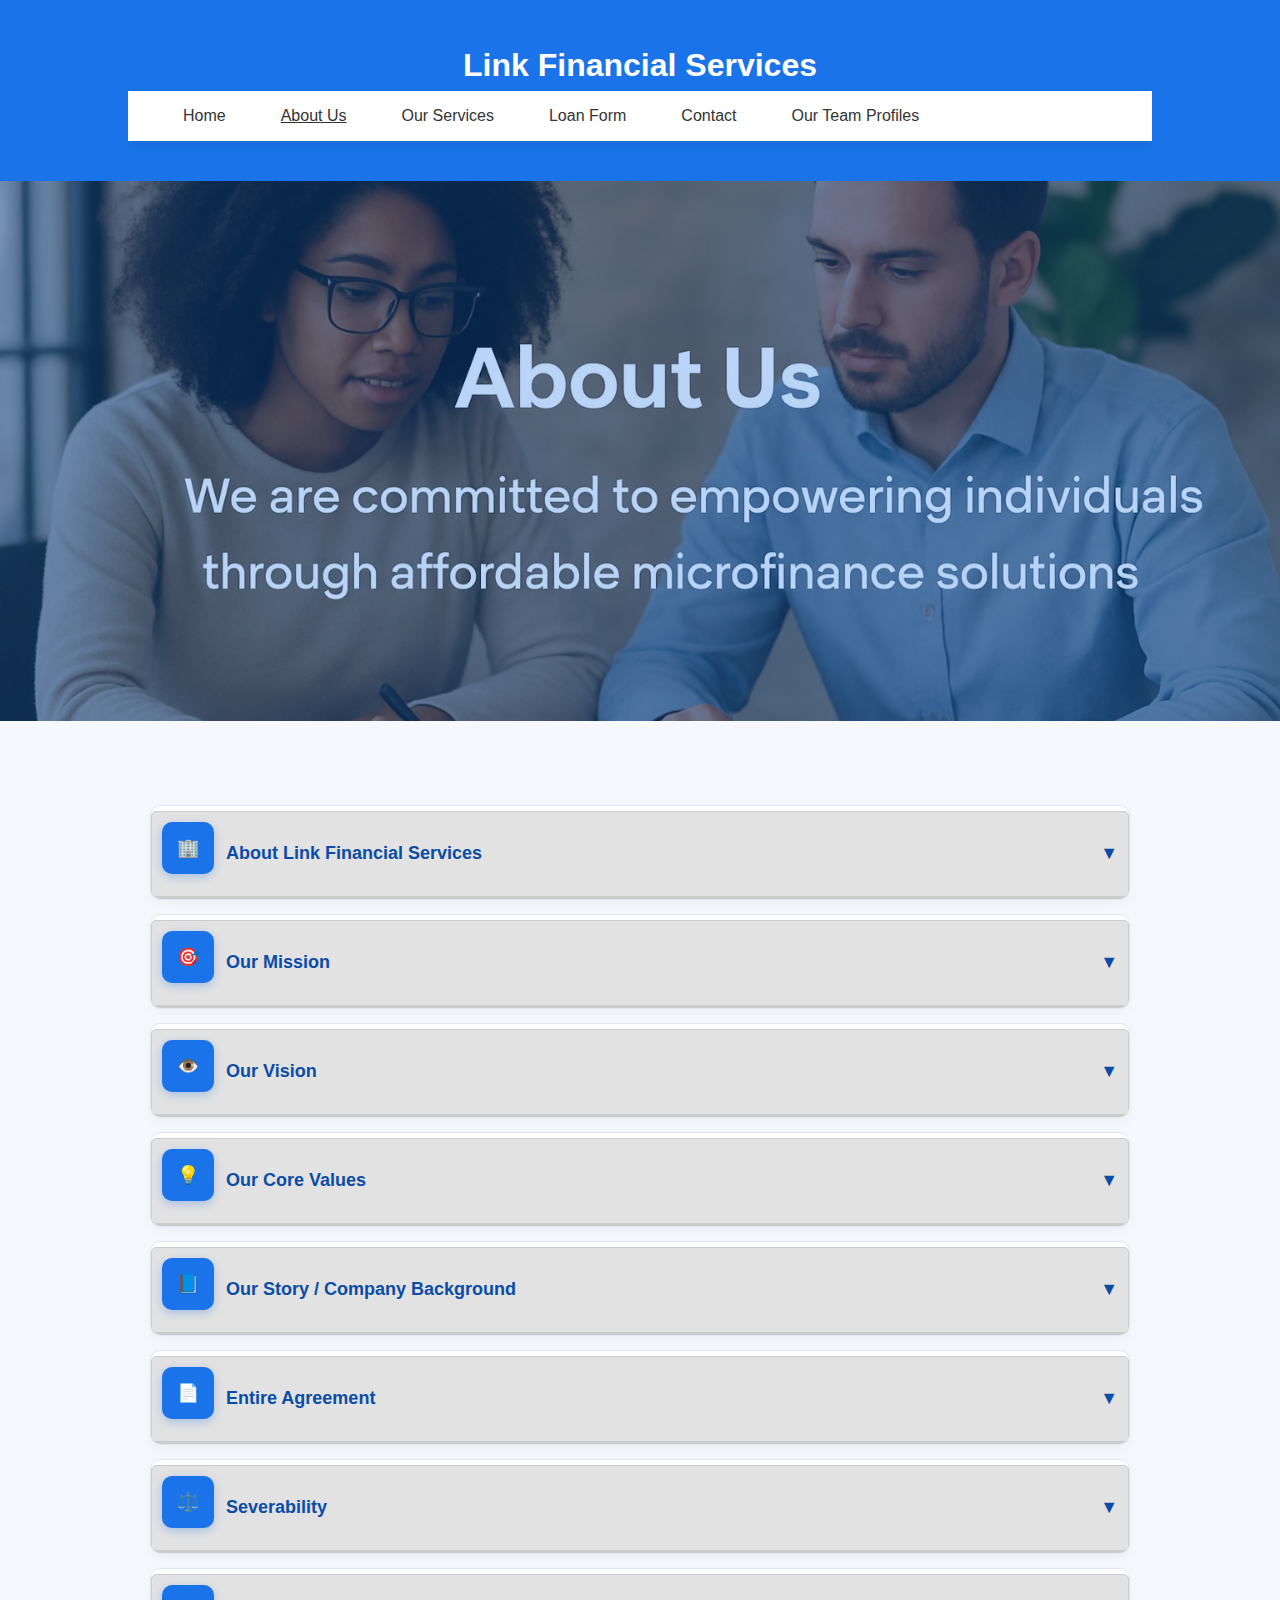
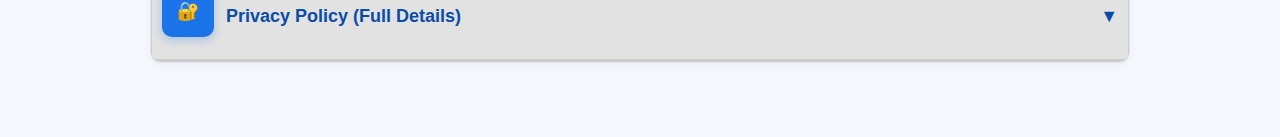
<file: about.html>
<!DOCTYPE html>
<html lang="en">
<head>
    <meta charset="UTF-8">
    <meta name="viewport" content="width=device-width, initial-scale=1.0">
    <title>About Us - Link Financial Services</title>
    <meta name="description" content="Link Financial Services provides secure digital payments, mobile banking, savings, loans, and agent banking solutions.">
    <link rel="stylesheet" href="style.css">
    <style>
        /* ADDITIONAL CSS FOR SCROLLING BAR */
        .accordion-content {
            max-height: 300px;  /* Set maximum height for scrolling */
            overflow-y: auto;   /* Enable vertical scrolling */
            transition: max-height 0.3s ease;  /* Smooth transition */
            padding: 10px;
            background: #fff;  /* White background for content */
            border: 1px solid #ccc;  /* Border for visibility */
            border-radius: 5px; /* Rounded edges */
        }

        /* Hide by default */
        .accordion-content.hidden {
            max-height: 0; 
            padding: 0;  /* Collapse padding */
            overflow: hidden;  /* Hide overflow */
        }

        /* Accordion styles */
        .accordion-header {
            cursor: pointer;
            background: #e2e2e2;  /* Light background for header */
            padding: 10px;
            margin-top: 5px;   /* Space between accordion items */
            border-radius: 5px; /* Rounded edges */
            border: 1px solid #ccc;  /* Border for visibility */
        }

        /* Responsive CSS */
        @media (max-width: 880px) {
            .about-wrapper {
                max-height: 400px; /* Adjust height for smaller devices */
            }
        }
    </style>
</head>

<body>

<!-- HEADER -->
<header>
    <div class="container">
        <h1>Link Financial Services</h1>
        <nav>
            <ul>
                <li><a href="index.html">Home</a></li>
                <li><a class="active" href="about.html">About Us</a></li>
                <li><a href="services.html">Our Services</a></li>
                <li><a href="download.html">Loan Form</a></li>
                <li><a href="contact.html">Contact</a></li>
                <li><a href="team.html">Our Team Profiles</a></li>
            </ul>
        </nav>
    </div>
</header>

<!-- HERO -->
<section class="hero" style="background-image: url('about.png.png');">
    <div class="container"></div>
</section>

<!-- ABOUT WRAPPER -->
<div class="about-wrapper">

    <!-- ========================= -->
    <!-- ABOUT SECTIONS ACCORDION -->
    <!-- ========================= -->

    <div class="accordion">

        <!-- ABOUT COMPANY -->
        <div class="accordion-item">
            <button class="accordion-header">
                <span class="left">
                    <div class="icon-box">🏢</div>
                    About Link Financial Services
                </span>
                <span class="chev">▼</span>
            </button>

            <div class="accordion-content hidden">
                <p>
                    Link Financial Services (SL) Limited is a licensed and regulated financial institution
                    in Sierra Leone, committed to fostering financial inclusion by creating a robust digital
                    financial ecosystem. Established in 2016, we operate through a network of designated agents,
                    focusing on underserved communities and small businesses. We provide tailored microfinance
                    solutions and digital money transfer services.
                </p>
            </div>
        </div>

        <!-- MISSION -->
        <div class="accordion-item">
            <button class="accordion-header">
                <span class="left">
                    <div class="icon-box">🎯</div>
                    Our Mission
                </span>
                <span class="chev">▼</span>
            </button>

            <div class="accordion-content hidden">
                <p>Our Vision: To create a Digital Financial Ecosystem for financial inclusion in Sierra Leone.</p>
            </div>
        </div>

        <!-- VISION -->
        <div class="accordion-item">
            <button class="accordion-header">
                <span class="left">
                    <div class="icon-box">👁️</div>
                    Our Vision
                </span>
                <span class="chev">▼</span>
            </button>

            <div class="accordion-content hidden">
                <p>Provide Easy Access to Finance for all.</p>
            </div>
        </div>

        <!-- VALUES -->
        <div class="accordion-item">
            <button class="accordion-header">
                <span class="left">
                    <div class="icon-box">💡</div>
                    Our Core Values
                </span>
                <span class="chev">▼</span>
            </button>

            <div class="accordion-content hidden">
                <ul class="values-list modern">
                    <li>Integrity</li>
                    <li>Transparency</li>
                    <li>Accountability</li>
                    <li>Quality Service Delivery</li>
                    <li>Customer Satisfaction</li>
                </ul>
            </div>
        </div>

        <!-- COMPANY BACKGROUND -->
        <div class="accordion-item">
            <button class="accordion-header">
                <span class="left">
                    <div class="icon-box">📘</div>
                    Our Story / Company Background
                </span>
                <span class="chev">▼</span>
            </button>

            <div class="accordion-content hidden">
                <p>
                    Established in 2016, Link Financial Services (SL) Limited has grown into a trusted provider of
                    microfinance and digital money services. Our network of agents supports individuals and SMEs
                    in rural communities, offering essential financial solutions.
                </p>
            </div>
        </div>

        <!-- TERMS: Entire Agreement -->
        <div class="accordion-item">
            <button class="accordion-header">
                <span class="left">
                    <div class="icon-box">📄</div>
                    Entire Agreement
                </span>
                <span class="chev">▼</span>
            </button>

            <div class="accordion-content hidden">
                <p>
                    These Terms and Conditions constitute the entire agreement between you and Link Financial Services (SL) Limited regarding your use of the Services and supersede all prior or contemporaneous communications and proposals.
                </p>
            </div>
        </div>

        <!-- TERMS: Severability -->
        <div class="accordion-item">
            <button class="accordion-header">
                <span class="left">
                    <div class="icon-box">⚖️</div>
                    Severability
                </span>
                <span class="chev">▼</span>
            </button>

            <div class="accordion-content hidden">
                <p>
                    If any provision of these Terms is found to be invalid or unenforceable, that provision will be removed, and the remaining provisions will remain in full force and effect.
                </p>
                <p>By using our Services, you acknowledge that you have read, understood, and agree to be bound by these Terms and Conditions.</p>
            </div>
        </div>

        <!-- PRIVACY POLICY -->
        <div class="accordion-item">
            <button class="accordion-header">
                <span class="left">
                    <div class="icon-box">🔐</div>
                    Privacy Policy (Full Details)
                </span>
                <span class="chev">▼</span>
            </button>

            <div class="accordion-content hidden">
                <p><strong>Last Updated: January 2025</strong></p>
                <p>
                    Link Financial Services (SL) Limited is committed to protecting your privacy. This policy explains how we collect, use, store, and safeguard the personal information of our clients and users.
                </p>

                <h4>Information We Collect</h4>
                <ul>
                    <li>Identification information</li>
                    <li>Contact details</li>
                    <li>Financial and business information</li>
                    <li>Website usage data</li>
                </ul>

                <h4>How We Use Your Information</h4>
                <p>We use personal information to provide services, verify identity, process transactions, manage accounts, improve systems, comply with laws, and more.</p>

                <h4>Legal Basis</h4>
                <p>We process data based on consent, contract, legal obligation, legitimate interest, or public interest.</p>

                <h4>Your Rights</h4>
                <ul>
                    <li>Right to access</li>
                    <li>Right to rectification</li>
                    <li>Right to erasure</li>
                    <li>Right to object</li>
                    <li>Right to data portability</li>
                </ul>

                <p>By using our services, you agree to this Privacy Policy.</p>
            </div>
        </div>

    </div> <!-- END ACCORDION -->

</div> <!-- END ABOUT WRAPPER -->



<script>
    // JavaScript for accordion interaction
    const accordionHeaders = document.querySelectorAll('.accordion-header');
    accordionHeaders.forEach(header => {
        header.addEventListener('click', () => {
            const content = header.nextElementSibling;

            // Toggle classes for showing/hiding content
            content.classList.toggle('hidden');
            // Optionally adjust accordion header to indicate open/close
            content.style.maxHeight = content.classList.contains('hidden') ? '0' : `${content.scrollHeight}px`;
        });
    });
</script>

</body>
</html>
</file>
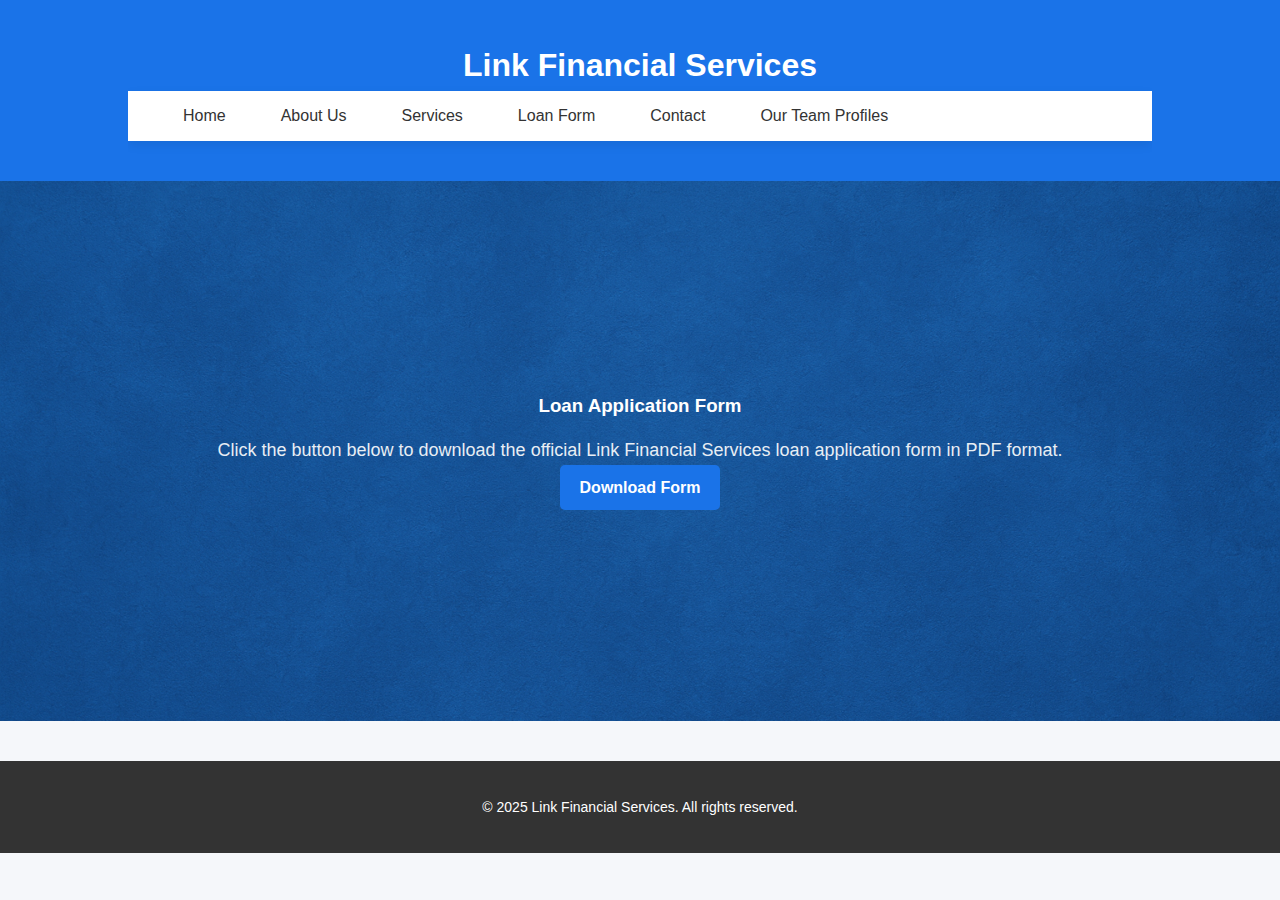
<file: download.html>
<!DOCTYPE html>
<html lang="en">
<head>
    <meta charset="UTF-8">
    <meta name="viewport" content="width=device-width, initial-scale=1.0">
    <title>Download Loan Form - Link Financial Services</title>
    <meta name="description" content="Link Financial Services provides secure digital payments, mobile banking, savings, loans, and agent banking solutions.">

    <link rel="stylesheet" href="style.css">
</head>
<body>
    <header>
        <div class="container">
            <h1>Link Financial Services</h1>
            <nav>
                <ul>
                    <li><a href="index.html">Home</a></li>
                    <li><a href="about.html">About Us</a></li>
                    <li><a href="services.html">Services</a></li>
                    <li><a href="download.html">Loan Form</a></li>
                    <li><a href="contact.html">Contact</a></li>
                    <li><a href="team.html">Our Team Profiles</a></li>
                </ul>
            </nav>
        </div>
    </header>

   <section class="hero" style="background-image: url('download.png');">
    <div class="container">
        <h3>Loan Application Form</h3>
        <p>Click the button below to download the official Link Financial Services loan application form in PDF format.</p>
        <a href="loan-application-form.pdf.pdf" download class="btn">Download Form</a>
    </div>
</section>



    <footer>
        <div class="container">
            <p>&copy; 2025 Link Financial Services. All rights reserved.</p>
        </div>
    </footer>
</body>
</html>
</file>
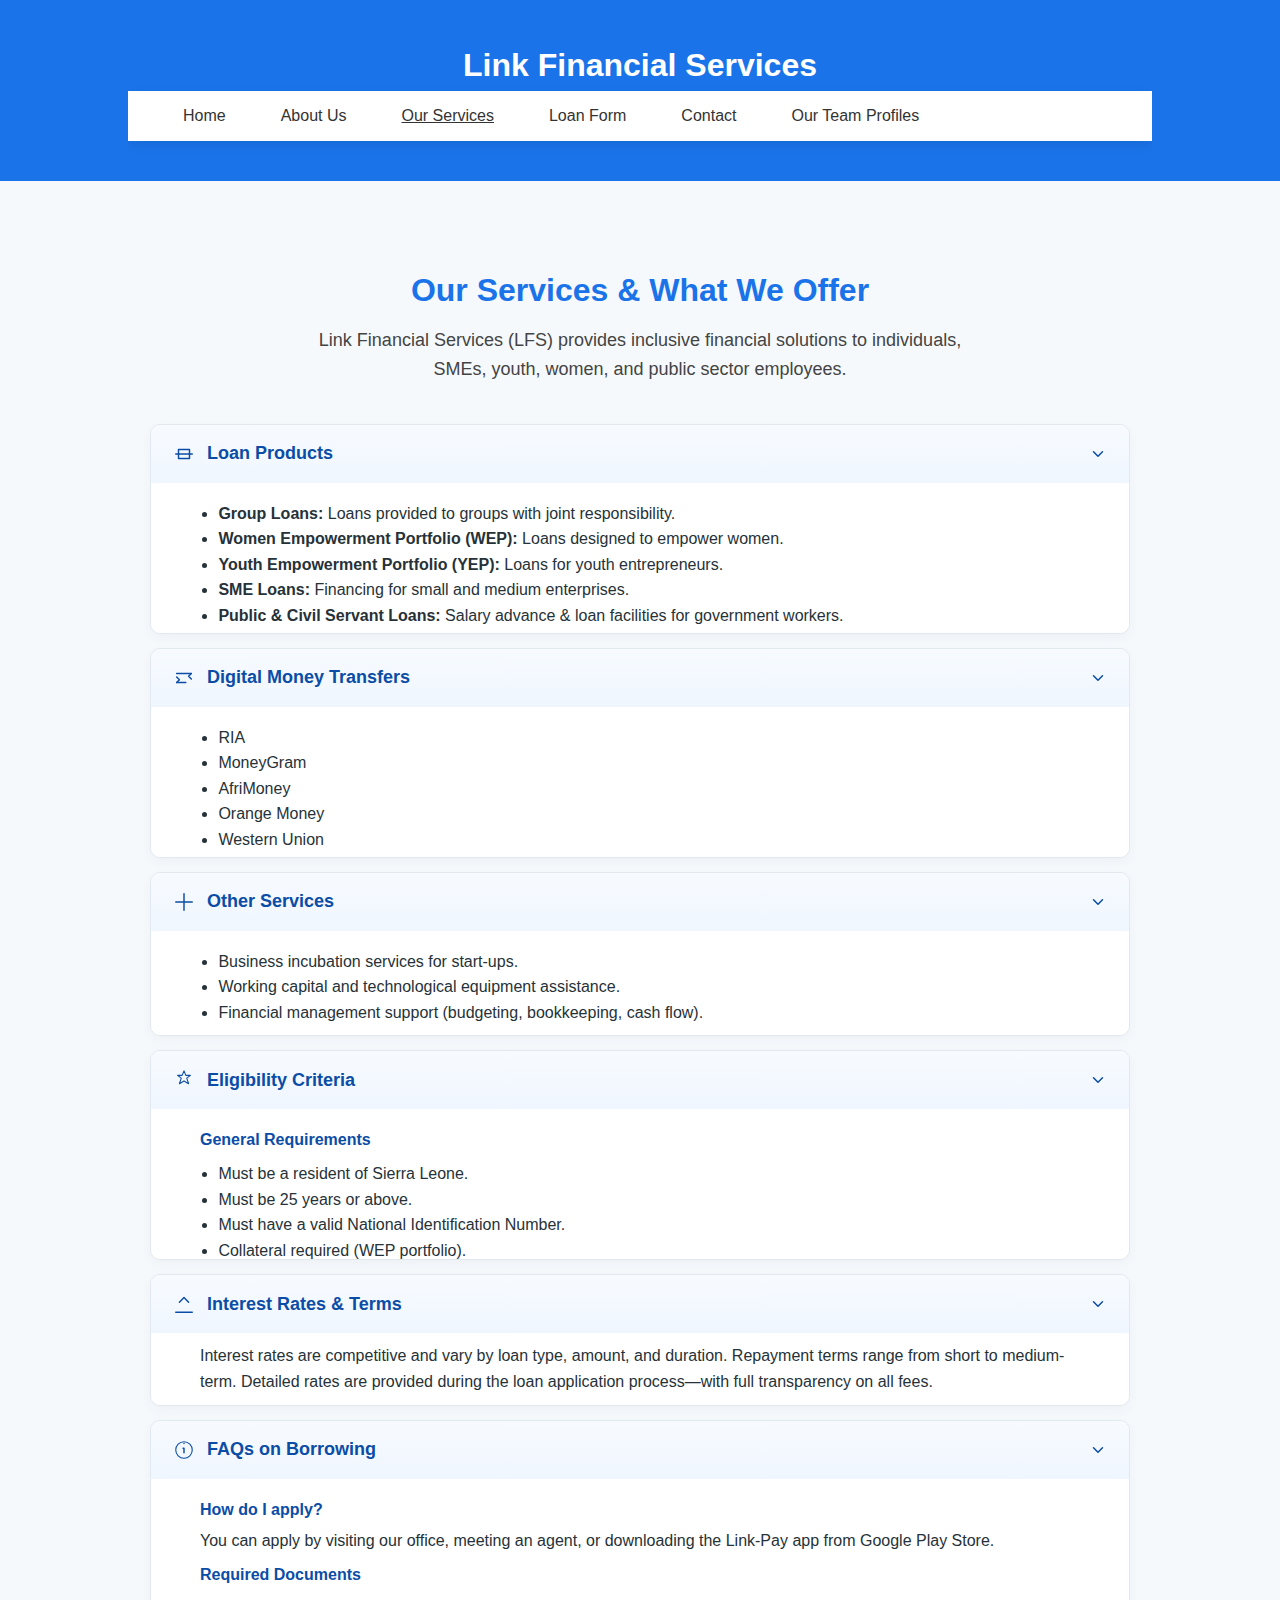
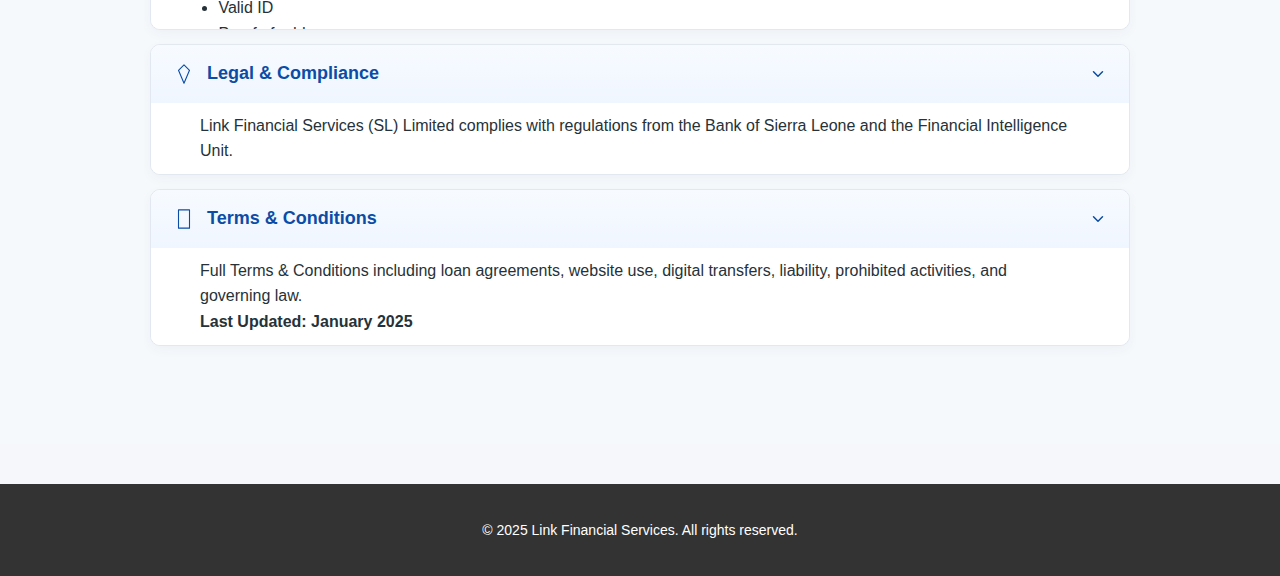
<file: services.html>
<!DOCTYPE html>
<html lang="en">
<head>
    <meta charset="UTF-8">
    <meta name="viewport" content="width=device-width, initial-scale=1.0">
    <title>Our Services - Link Financial Services</title>
    <meta name="description" content="Link Financial Services provides secure digital payments, mobile banking, savings, loans, and agent banking solutions.">
    <link rel="stylesheet" href="style.css">
    <style>
        /* Add styles for scrolling in accordion content */
        .accordion-content {
            max-height: 150px; /* Set max height for overflow */
            overflow-y: auto; /* Enables scrolling when content exceeds max height */
            padding: 10px; /* Add some padding for readability */
        }
    </style>
</head>
<body>
    <header>
        <div class="container">
            <h1>Link Financial Services</h1>
            <nav>
                <ul>
                    <li><a href="index.html">Home</a></li>
                    <li><a href="about.html">About Us</a></li>
                    <li><a href="services.html">Our Services</a></li>
                    <li><a href="download.html">Loan Form</a></li>
                    <li><a href="contact.html">Contact</a></li>
                    <li><a href="team.html">Our Team Profiles</a></li>
                </ul>
            </nav>
        </div>
    </header>

    <!-- ===== SERVICES / WHAT WE OFFER (Corporate UI) ===== -->
    <section class="services-section corporate">
        <div class="container">
            <h2 class="section-title">Our Services & What We Offer</h2>
            <p class="section-intro">Link Financial Services (LFS) provides inclusive financial solutions to individuals, SMEs, youth, women, and public sector employees.</p>

            <div class="accordion">

                <!-- Loan Products -->
                <div class="accordion-item">
                    <button class="accordion-header" aria-expanded="false">
                        <span class="left">
                            <!-- loan icon -->
                            <svg class="icon" width="20" height="20" viewBox="0 0 24 24" fill="none" aria-hidden="true">
                                <path d="M3 12h18" stroke="currentColor" stroke-width="1.6" stroke-linecap="round"/>
                                <path d="M6 7h12v10H6z" stroke="currentColor" stroke-width="1.6" stroke-linejoin="round"/>
                            </svg>
                            <span class="title">Loan Products</span>
                        </span>
                        <span class="chev" aria-hidden="true">
                            <svg width="18" height="18" viewBox="0 0 24 24" fill="none">
                                <path d="M6 9l6 6 6-6" stroke="currentColor" stroke-width="2" stroke-linecap="round" stroke-linejoin="round"/>
                            </svg>
                        </span>
                    </button>
                    <div class="accordion-content">
                        <div class="content-inner">
                            <ul>
                                <li><strong>Group Loans:</strong> Loans provided to groups with joint responsibility.</li>
                                <li><strong>Women Empowerment Portfolio (WEP):</strong> Loans designed to empower women.</li>
                                <li><strong>Youth Empowerment Portfolio (YEP):</strong> Loans for youth entrepreneurs.</li>
                                <li><strong>SME Loans:</strong> Financing for small and medium enterprises.</li>
                                <li><strong>Public & Civil Servant Loans:</strong> Salary advance & loan facilities for government workers.</li>
                                <li><strong>Corporate Loans:</strong> Large-scale business financing solutions.</li>
                            </ul>
                        </div>
                    </div>
                </div>

                <!-- Digital Money Transfers -->
                <div class="accordion-item">
                    <button class="accordion-header" aria-expanded="false">
                        <span class="left">
                            <!-- transfer icon -->
                            <svg class="icon" width="20" height="20" viewBox="0 0 24 24" fill="none" aria-hidden="true">
                                <path d="M4 7h16M4 17h10" stroke="currentColor" stroke-width="1.6" stroke-linecap="round"/>
                                <path d="M20 7l-3 3 3 3" stroke="currentColor" stroke-width="1.6" stroke-linecap="round" stroke-linejoin="round"/>
                                <path d="M4 17l3-3-3-3" stroke="currentColor" stroke-width="1.6" stroke-linecap="round" stroke-linejoin="round"/>
                            </svg>
                            <span class="title">Digital Money Transfers</span>
                        </span>
                        <span class="chev" aria-hidden="true">
                            <svg width="18" height="18" viewBox="0 0 24 24" fill="none">
                                <path d="M6 9l6 6 6-6" stroke="currentColor" stroke-width="2" stroke-linecap="round" stroke-linejoin="round"/>
                            </svg>
                        </span>
                    </button>
                    <div class="accordion-content">
                        <div class="content-inner">
                            <ul>
                                <li>RIA</li>
                                <li>MoneyGram</li>
                                <li>AfriMoney</li>
                                <li>Orange Money</li>
                                <li>Western Union</li>
                            </ul>
                        </div>
                    </div>
                </div>

                <!-- Other Services -->
                <div class="accordion-item">
                    <button class="accordion-header" aria-expanded="false">
                        <span class="left">
                            <!-- services icon -->
                            <svg class="icon" width="20" height="20" viewBox="0 0 24 24" fill="none" aria-hidden="true">
                                <path d="M3 12h18M12 3v18" stroke="currentColor" stroke-width="1.6" stroke-linecap="round"/>
                            </svg>
                            <span class="title">Other Services</span>
                        </span>
                        <span class="chev" aria-hidden="true">
                            <svg width="18" height="18" viewBox="0 0 24 24" fill="none">
                                <path d="M6 9l6 6 6-6" stroke="currentColor" stroke-width="2" stroke-linecap="round" stroke-linejoin="round"/>
                            </svg>
                        </span>
                    </button>
                    <div class="accordion-content">
                        <div class="content-inner">
                            <ul>
                                <li>Business incubation services for start-ups.</li>
                                <li>Working capital and technological equipment assistance.</li>
                                <li>Financial management support (budgeting, bookkeeping, cash flow).</li>
                            </ul>
                        </div>
                    </div>
                </div>

                <!-- Eligibility -->
                <div class="accordion-item">
                    <button class="accordion-header" aria-expanded="false">
                        <span class="left">
                            <!-- eligibility icon -->
                            <svg class="icon" width="20" height="20" viewBox="0 0 24 24" fill="none" aria-hidden="true">
                                <path d="M12 2l2 5h5l-4 3 2 6-5-3-5 3 2-6-4-3h5z" stroke="currentColor" stroke-width="1.2" stroke-linecap="round" stroke-linejoin="round"/>
                            </svg>
                            <span class="title">Eligibility Criteria</span>
                        </span>
                        <span class="chev" aria-hidden="true">
                            <svg width="18" height="18" viewBox="0 0 24 24" fill="none">
                                <path d="M6 9l6 6 6-6" stroke="currentColor" stroke-width="2" stroke-linecap="round" stroke-linejoin="round"/>
                            </svg>
                        </span>
                    </button>
                    <div class="accordion-content">
                        <div class="content-inner">
                            <h4>General Requirements</h4>
                            <ul>
                                <li>Must be a resident of Sierra Leone.</li>
                                <li>Must be 25 years or above.</li>
                                <li>Must have a valid National Identification Number.</li>
                                <li>Collateral required (WEP portfolio).</li>
                            </ul>
                            <h4>For Salaries Individuals</h4>
                            <ul>
                                <li>Employment letter or recent pay slips.</li>
                                <li>Guarantor may be required.</li>
                                <li>Valid national ID.</li>
                            </ul>
                            <h4>For Businesses</h4>
                            <ul>
                                <li>Business registration documents.</li>
                                <li>Business plan (if required).</li>
                                <li>Financial statements.</li>
                                <li>Business TIN & NASSIT Number.</li>
                                <li>Collateral (if applicable).</li>
                            </ul>
                        </div>
                    </div>
                </div>

                <!-- Interest Rates -->
                <div class="accordion-item">
                    <button class="accordion-header" aria-expanded="false">
                        <span class="left">
                            <!-- rates icon -->
                            <svg class="icon" width="20" height="20" viewBox="0 0 24 24" fill="none" aria-hidden="true">
                                <path d="M3 21h18M7 10l5-5 5 5" stroke="currentColor" stroke-width="1.6" stroke-linecap="round" stroke-linejoin="round"/>
                            </svg>
                            <span class="title">Interest Rates & Terms</span>
                        </span>
                        <span class="chev" aria-hidden="true">
                            <svg width="18" height="18" viewBox="0 0 24 24" fill="none">
                                <path d="M6 9l6 6 6-6" stroke="currentColor" stroke-width="2" stroke-linecap="round" stroke-linejoin="round"/>
                            </svg>
                        </span>
                    </button>
                    <div class="accordion-content">
                        <div class="content-inner">
                            <p>
                                Interest rates are competitive and vary by loan type, amount, and duration. Repayment terms range from short to medium-term.
                                Detailed rates are provided during the loan application process—with full transparency on all fees.
                            </p>
                        </div>
                    </div>
                </div>

                <!-- FAQs -->
                <div class="accordion-item">
                    <button class="accordion-header" aria-expanded="false">
                        <span class="left">
                            <!-- faq icon -->
                            <svg class="icon" width="20" height="20" viewBox="0 0 24 24" fill="none" aria-hidden="true">
                                <path d="M12 5v.01M11 10h1v5" stroke="currentColor" stroke-width="1.6" stroke-linecap="round" stroke-linejoin="round"/>
                                <circle cx="12" cy="12" r="9" stroke="currentColor" stroke-width="1.2"/>
                            </svg>
                            <span class="title">FAQs on Borrowing</span>
                        </span>
                        <span class="chev" aria-hidden="true">
                            <svg width="18" height="18" viewBox="0 0 24 24" fill="none">
                                <path d="M6 9l6 6 6-6" stroke="currentColor" stroke-width="2" stroke-linecap="round" stroke-linejoin="round"/>
                            </svg>
                        </span>
                    </button>
                    <div class="accordion-content">
                        <div class="content-inner">
                            <h4>How do I apply?</h4>
                            <p>You can apply by visiting our office, meeting an agent, or downloading the Link-Pay app from Google Play Store.</p>
                            <h4>Required Documents</h4>
                            <ul>
                                <li>Valid ID</li>
                                <li>Proof of address</li>
                                <li>Proof of income or business documents</li>
                                <li>Guarantor information (if required)</li>
                                <li>Passport photos</li>
                            </ul>
                            <h4>Processing Time</h4>
                            <p>Loans are processed within <strong>3 weeks or less</strong>, depending on verification.</p>
                            <h4>Repayment Options</h4>
                            <ul>
                                <li>Weekly or monthly installments (group loans)</li>
                                <li>Lump-sum repayment (3–6 months)</li>
                                <li>Customized schedules</li>
                            </ul>
                            <h4>If you can't repay on time</h4>
                            <p>Contact LFS immediately to avoid penalties or actions involving guarantors.</p>
                        </div>
                    </div>
                </div>

                <!-- Legal & Compliance -->
                <div class="accordion-item">
                    <button class="accordion-header" aria-expanded="false">
                        <span class="left">
                            <!-- legal icon -->
                            <svg class="icon" width="20" height="20" viewBox="0 0 24 24" fill="none" aria-hidden="true">
                                <path d="M12 2l6 6-6 14-6-14 6-6z" stroke="currentColor" stroke-width="1.2" stroke-linecap="round" stroke-linejoin="round"/>
                            </svg>
                            <span class="title">Legal & Compliance</span>
                        </span>
                        <span class="chev" aria-hidden="true">
                            <svg width="18" height="18" viewBox="0 0 24 24" fill="none">
                                <path d="M6 9l6 6 6-6" stroke="currentColor" stroke-width="2" stroke-linecap="round" stroke-linejoin="round"/>
                            </svg>
                        </span>
                    </button>
                    <div class="accordion-content">
                        <div class="content-inner">
                            <p>Link Financial Services (SL) Limited complies with regulations from the Bank of Sierra Leone and the Financial Intelligence Unit.</p>
                        </div>
                    </div>
                </div>

                <!-- Terms & Conditions -->
                <div class="accordion-item">
                    <button class="accordion-header" aria-expanded="false">
                        <span class="left">
                            <!-- terms icon -->
                            <svg class="icon" width="20" height="20" viewBox="0 0 24 24" fill="none" aria-hidden="true">
                                <path d="M6 2h12v20H6z" stroke="currentColor" stroke-width="1.2" stroke-linecap="round" stroke-linejoin="round"/>
                            </svg>
                            <span class="title">Terms & Conditions</span>
                        </span>
                        <span class="chev" aria-hidden="true">
                            <svg width="18" height="18" viewBox="0 0 24 24" fill="none">
                                <path d="M6 9l6 6 6-6" stroke="currentColor" stroke-width="2" stroke-linecap="round" stroke-linejoin="round"/>
                            </svg>
                        </span>
                    </button>
                    <div class="accordion-content">
                        <div class="content-inner">
                            <p>Full Terms & Conditions including loan agreements, website use, digital transfers, liability, prohibited activities, and governing law.</p>
                            <p><strong>Last Updated: January 2025</strong></p>
                        </div>
                    </div>
                </div>

            </div>
        </div>
    </section>

    <footer>
        <div class="container">
            <p>&copy; 2025 Link Financial Services. All rights reserved.</p>
        </div>
    </footer>
    <script src="script.js"></script>
</body>
</html>
</file>
<file: style.css>
/* General Styles */
body {
    font-family: Arial, sans-serif;
    margin: 0;
    padding: 0;
    line-height: 1.6;
    background-color: #f8f9fa;
    color: #333;
}

/* Container */
.container {
    width: 80%;
    margin: auto;
    overflow: hidden;
    padding: 20px 0;
}

/* Header */
header {
    background: #1a73e8;
    color: #fff;
    padding: 20px 0;
}

header h1 {
    text-align: center;
    margin: 0;
}

nav ul {
    list-style: none;
    display: flex;
    justify-content: center;
    padding: 0;
}

nav ul li {
    margin: 0 15px;
}

nav ul li a {
    color: #fff;
    text-decoration: none;
    font-weight: bold;
}

nav ul li a:hover {
    text-decoration: underline;
}

/* Sections */
section {
    padding: 40px 0;
    text-align: center;
}

/* Download Button */
.btn {
    display: inline-block;
    padding: 10px 20px;
    background: #1a73e8;
    color: #fff;
    text-decoration: none;
    border-radius: 5px;
    font-weight: bold;
}

.btn:hover {
    background: #155bb5;
}

/* Footer */
footer {
    background: #333;
    color: #fff;
    text-align: center;
    padding: 15px 0;
}
/* Hero Section */
.hero {
    height: 40vh;
    display: flex;
    justify-content: center;
    align-items: center;
    text-align: center;
    color: #fff;
    background-size: cover;
    background-position: center;
    position: relative;
}

.hero::after {
    content: "";
    position: absolute;
    top: 0;
    left: 0;
    width: 100%;
    height: 100%;
    background-color: rgba(26, 115, 232, 0.3); /* overlay */
    z-index: 1;
}

.hero .container {
    position: relative;
    z-index: 2;
}

/* Navigation active link */
nav ul li a.active {
    text-decoration: underline;
}

/* Button hover improvements */
.btn {
    transition: background 0.3s ease;
}

/* ===============================
   RESPONSIVE DESIGN (MOBILE/TABLETS)
   =============================== */

/* Make layout responsive for screens below 768px */
@media (max-width: 768px) {

    /* Header adjustments */
    header h1 {
        font-size: 22px;
        text-align: center;
        padding: 10px 0;
    }

    nav ul {
        flex-direction: column;
        text-align: center;
        margin-top: 10px;
    }

    nav ul li {
        margin: 8px 0;
    }

    nav ul li a {
        font-size: 16px;
    }

    /* Hero section */
    .hero {
        height: 60vh; /* reduce height for mobile */
        padding: 0 20px;
    }

    .hero h2 {
        font-size: 26px;
    }

    .hero p {
        font-size: 16px;
        line-height: 1.5;
    }

    /* General container padding */
    .container {
        width: 90%;
    }

    /* Button adjustments */
    .btn {
        padding: 10px 16px;
        font-size: 16px;
    }
}

/* Extra-small screens (mobile only) */
@media (max-width: 480px) {

    .hero {
        height: 50vh;
    }

    .hero h2 {
        font-size: 22px;
    }

    .hero p {
        font-size: 15px;
    }
}

/* ----- CONTENT SECTIONS ----- */
.content-section {
    padding: 60px 20px;
    background-color: #ffffff;
}

.content-section.alt-bg {
    background-color: #f4f7fb;
}

.content-section h3 {
    font-size: 28px;
    margin-bottom: 15px;
    color: #1a73e8;
}

.content-section p {
    font-size: 18px;
    line-height: 1.7;
    color: #333;
}

.values-list {
    list-style: none;
    padding: 0;
}

.values-list li {
    font-size: 18px;
    margin-bottom: 10px;
    padding-left: 20px;
    position: relative;
}

.values-list li::before {
    content: "✔";
    position: absolute;
    left: 0;
    top: 0;
    color: #1a73e8;
    font-weight: bold;
}

/* ===== SERVICES PAGE STYLING ===== */
.services-section {
    padding: 70px 20px;
    background: #f9fafc;
}

.section-title {
    text-align: center;
    font-size: 32px;
    color: #1a73e8;
    margin-bottom: 10px;
}

.section-intro {
    text-align: center;
    max-width: 700px;
    margin: 0 auto 40px;
    font-size: 18px;
    color: #444;
}

/* ===== CORPORATE ACCORDION (replace previous accordion styles) ===== */

.services-section.corporate {
  background: #f6f9fc;
  padding: 64px 20px;
}

/* Container of each card */
.accordion {
  max-width: 980px;
  margin: 24px auto 0;
}

/* Card */
.accordion-item {
  background: #fff;
  border: 1px solid #e2e8f0;
  border-radius: 10px;
  margin-bottom: 14px;
  box-shadow: 0 4px 12px rgba(20,40,80,0.04);
  overflow: hidden;
}

/* Header */
.accordion-header {
  display: flex;
  align-items: center;
  justify-content: space-between;
  gap: 12px;
  width: 100%;
  padding: 18px 22px;
  cursor: pointer;
  border: none;
  background: linear-gradient(180deg, #f7fbff 0%, #f0f6ff 100%);
  color: #0b4da6;
  font-weight: 700;
  font-size: 18px;
  transition: background 0.25s ease, color 0.25s ease, transform 0.08s ease;
}

/* Left area (icon + title) */
.accordion-header .left {
  display: inline-flex;
  align-items: center;
  gap: 12px;
}

/* SVG icon */
.accordion-header .icon {
  display: inline-block;
  width: 22px;
  height: 22px;
  color: #0b4da6;
}

/* Chevron area */
.accordion-header .chev {
  color: #0b4da6;
  display: inline-flex;
  align-items: center;
}

/* Active header */
.accordion-header.active {
  background: linear-gradient(180deg,#0b4da6 0%, #073d86 100%);
  color: #fff;
}

/* Rotate the chevron when active */
.accordion-header.active .chev svg {
  transform: rotate(180deg);
  transition: transform 0.28s ease;
}

/* content - closed state */
.accordion-content {
  max-height: 0;
  overflow: hidden;
  padding: 0 20px;
  transition: max-height 0.42s cubic-bezier(.2,.9,.3,1), padding 0.25s ease;
  background: #fff;
}

/* content when open */
.accordion-content.open {
  padding: 18px 22px;
  max-height: 1200px; /* plenty for long content */
}

/* ensure inner content constrained for readability */
.accordion-content .content-inner {
  max-width: 880px;
  margin: 0 auto;
  font-size: 16px;
  line-height: 1.6;
  color: #263238;
}

/* lists styling */
.accordion-content ul {
  list-style: disc;
  margin-left: 1.15rem;
  margin-top: 8px;
}

/* headings inside */
.accordion-content h4 {
  margin-top: 8px;
  margin-bottom: 6px;
  font-size: 16px;
  color: #0b4da6;
}

/* small responsiveness */
@media (max-width: 768px) {
  .accordion { padding: 0 12px; }
  .accordion-header { padding: 14px 16px; font-size: 16px; }
  .accordion-content.open { padding: 14px 16px; max-height: 1600px; }
  .accordion-content .content-inner { max-width: 100%; }
}
/* Force accordion text alignment to the left */
.accordion-content,
.accordion-content p,
.accordion-content ul,
.accordion-content li,
.accordion-content h4 {
    text-align: left !important;
}
/* ============================================
   CORPORATE ABOUT PAGE DESIGN (FULL STYLING)
   ============================================ */

/* Wrapper for spacing */
.about-wrapper {
    padding: 60px 0;
    background-color: #f5f8fc;
}

/* About Cards (Corporate UI style) */
.about-card {
    background: #ffffff;
    padding: 35px 30px;
    margin-bottom: 35px;
    border-radius: 14px;
    border: 1px solid #dbe4ef;
    box-shadow: 0 4px 14px rgba(26, 115, 232, 0.06);
    transition: transform 0.25s ease, box-shadow 0.25s ease;
}

/* Light alternate background */
.about-card.alt {
    background: #394e74;
    border: 1px solid #cdddf5;
}

/* Hover effect (professional subtle) */
.about-card:hover {
    transform: translateY(-3px);
    box-shadow: 0 8px 20px rgba(26, 115, 232, 0.12);
}

/* Title inside each card */
.about-title {
    font-size: 26px;
    color: #1a73e8;
    margin-top: 10px;
    margin-bottom: 15px;
    font-weight: bold;
    text-align: left;
}

/* Text inside card */
.about-text {
    font-size: 17px;
    line-height: 1.75;
    color: #333;
    text-align: left;
}

/* Icon Box */
.icon-box {
    width: 52px;
    height: 52px;
    border-radius: 10px;
    background: #1a73e8;
    color: #fff;
    display: flex;
    align-items: center;
    justify-content: center;
    margin-bottom: 12px;
    box-shadow: 0 3px 10px rgba(26, 115, 232, 0.3);
}

/* Modern Values List */
.values-list.modern {
    padding-left: 0;
    list-style: none;
    margin-top: 15px;
}

.values-list.modern li {
    padding-left: 28px;
    position: relative;
    margin-bottom: 10px;
    font-size: 17px;
    color: #333;
}

.values-list.modern li::before {
    content: "✔";
    position: absolute;
    left: 0;
    top: -1px;
    font-size: 18px;
    color: #1a73e8;
    font-weight: bold;
}

/* Mobile responsive tweaks */
@media (max-width: 768px) {
    .about-card {
        padding: 25px 20px;
    }

    .about-title {
        font-size: 22px;
    }

    .about-text {
        font-size: 16px;
    }

    .icon-box {
        width: 48px;
        height: 48px;
    }
}
.about-img {
  width: 100%;
  height: auto;
  display: block;
}

/* ==========================================================
   SCROLL ANIMATIONS (FADE-UP + SLIDE-IN)
   ========================================================== */

.reveal {
    opacity: 0;
    transform: translateY(35px);
    transition: all 0.7s ease;
}

.reveal.active {
    opacity: 1;
    transform: translateY(0);
}

.reveal-left {
    opacity: 0;
    transform: translateX(-40px);
    transition: all 0.7s ease;
}

.reveal-left.active {
    opacity: 1;
    transform: translateX(0);
}

.reveal-right {
    opacity: 0;
    transform: translateX(40px);
    transition: all 0.7s ease;
}

.reveal-right.active {
    opacity: 1;
    transform: translateX(0);
}
body {
    font-family: Arial, sans-serif;
    background: #f4f4f4;
    margin: 0;
    padding: 0;
}

.header {
    text-align: center;
    padding: 30px;
    background: #002147;
    color: white;
}

.team-container {
    max-width: 1100px;
    margin: 40px auto;
    display: flex;
    flex-direction: column;
    gap: 25px;
}

.team-card {
    background: white;
    display: flex;
    padding: 15px;
    gap: 20px;
    border-radius: 12px;
    box-shadow: 0 4px 15px rgba(0,0,0,0.1);
    flex-wrap: wrap;
}

.team-card img {
    width: 180px;
    height: 180px;
    border-radius: 10px;
    object-fit: cover;
}

.team-info {
    flex: 1;
}

.team-info h2 {
    margin: 0;
    color: #002147;
}

.view-btn {
    margin-top: 10px;
    background: #002147;
    color: white;
    padding: 10px 15px;
    border: none;
    border-radius: 8px;
    cursor: pointer;
}

.profile-details {
    width: 100%;
    display: none;
    margin-top: 10px;
    padding-top: 10px;
    border-top: 2px solid #eee;
    text-align: left;
}

/* =======================================
   TEAM CARD ANIMATIONS + HOVER EFFECT
======================================= */
.team-card {
    background: #ffffff;
    border-radius: 14px;
    overflow: hidden;
    box-shadow: 0 4px 10px rgba(0,0,0,0.15);
    transition: transform .3s, box-shadow .3s;
    cursor: pointer;
}

.team-card:hover {
    transform: translateY(-8px);
    box-shadow: 0 8px 20px rgba(0,0,0,0.25);
}

.team-card img {
    width: 100%;
    height: 260px;
    object-fit: cover;
    transition: transform .4s ease;
}

.team-card:hover img {
    transform: scale(1.05);
}

/* =======================================
   MODAL POPUP STYLE
======================================= */
.modal {
    display: none;
    position: fixed;
    z-index: 2000;
    padding-top: 40px;
    left: 0;
    top: 0;
    width: 100%;
    height: 100%;
    background: rgba(0,0,0,0.7);
    animation: fadeIn 0.3s ease;
}

.modal-content {
    background: #ffffff;
    margin: auto;
    padding: 25px;
    width: 90%;
    max-width: 650px;
    border-radius: 18px;
    animation: slideIn 0.4s ease;
    position: relative;
}

.modal-close {
    position: absolute;
    top: 12px;
    right: 18px;
    font-size: 32px;
    cursor: pointer;
}

.modal-content img {
    width: 180px;
    height: 180px;
    object-fit: cover;
    border-radius: 12px;
    display: block;
    margin: 0 auto 20px auto;
}

/* Animations */
@keyframes fadeIn {
    from {opacity: 0;}
    to {opacity: 1;}
}

@keyframes slideIn {
    from {transform: translateY(40px); opacity: 0;}
    to {transform: translateY(0); opacity: 1;}
}

/* =======================================
   SOCIAL ICONS
======================================= */
.social-icons {
    margin-top: 20px;
    text-align: center;
}

.social-icons .icon {
    font-family: "Font Awesome 5 Free";
    font-weight: 900;
    display: inline-block;
    margin: 0 10px;
    padding: 12px;
    width: 45px;
    height: 45px;
    border-radius: 50%;
    background: #004aad;
    color: #fff;
    text-align: center;
    line-height: 20px;
    font-size: 20px;
    transition: .3s;
}

.social-icons .icon:hover {
    background: #0066ff;
    transform: scale(1.2);
}

/* ================================
   FILTER BUTTONS
================================ */
.filter-controls {
    text-align: center;
    margin: 30px 0;
}

.filter-btn {
    padding: 10px 18px;
    background: #004aad;
    color: #fff;
    border: none;
    border-radius: 25px;
    margin: 5px;
    cursor: pointer;
    transition: .3s;
    font-size: 15px;
}

.filter-btn:hover,
.filter-btn.active {
    background: #0066ff;
    transform: scale(1.05);
}

/* ================================
   GRADIENT BACKGROUND SECTIONS
================================ */
body {
    background: linear-gradient(135deg, #e8f1ff, #fff);
}

.team-container {
    display: grid;
    grid-template-columns: repeat(auto-fit, minmax(280px, 1fr));
    gap: 25px;
    padding: 20px;
}

/* Card reveal animation */
.team-card {
    opacity: 0;
    transform: translateY(20px);
    animation: fadeUp .7s ease forwards;
}

@keyframes fadeUp {
    to {
        opacity: 1;
        transform: translateY(0);
    }
}

/* MOBILE RESPONSIVE */
@media(max-width: 768px) {
    .team-card img {
        height: 220px;
    }
}

/* ========== GLOBAL RESET ========== */
* {
    margin: 0;
    padding: 0;
    box-sizing: border-box;
    font-family: "Poppins", sans-serif;
}

body {
    background: #f5f7fa;
    color: #333;
}

/* ========== NAVBAR ========== */
nav {
    width: 100%;
    background: #ffffff;
    padding: 12px 40px;
    display: flex;
    justify-content: space-between;
    align-items: center;
    box-shadow: 0 4px 10px rgba(0,0,0,0.08);
    position: sticky;
    top: 0;
    z-index: 999;
}

nav .logo {
    display: flex;
    align-items: center;
}

nav .logo img {
    width: 55px;       /* SMALLER LOGO */
    height: auto;
    margin-right: 10px;
}

nav ul {
    list-style: none;
    display: flex;
    gap: 25px;
}

nav ul li a {
    text-decoration: none;
    color: #333;
    font-weight: 500;
    transition: 0.3s;
}

nav ul li a:hover {
    color: #007bff;
}

/* ========== HERO SECTION ========== */
.hero {
    height: 85vh;
    background: linear-gradient(120deg, #007bff, #00b4d8);
    display: flex;
    justify-content: center;
    align-items: center;
    padding: 40px;
    color: white;
    text-align: center;
}

.hero h1 {
    font-size: 48px;
    font-weight: 700;
}

.hero p {
    margin-top: 15px;
    font-size: 18px;
    opacity: 0.9;
}

/* ========== POPUP ========== */
.popup-overlay {
    position: fixed;
    top: 0;
    left: 0;
    width: 100%;
    height: 100%;
    background: rgba(0,0,0,0.6);
    display: flex;
    justify-content: center;
    align-items: center;
    visibility: hidden;
    opacity: 0;
    transition: 0.3s;
    z-index: 1000;
}

.popup {
    background: #fff;
    width: 420px;
    padding: 30px;
    border-radius: 15px;
    text-align: center;
    box-shadow: 0 8px 20px rgba(0,0,0,0.2);
    animation: pop 0.3s ease-in-out;
}

@keyframes pop {
    from { transform: scale(0.8); opacity: 0; }
    to { transform: scale(1); opacity: 1; }
}

.popup h2 {
    font-size: 24px;
    margin-bottom: 15px;
}

.popup-buttons {
    margin-top: 25px;
    display: flex;
    flex-direction: column;
    gap: 15px;
}

.popup-buttons a {
    display: block;
    text-decoration: none;
    background: #007bff;
    color: white;
    padding: 12px;
    border-radius: 8px;
    font-weight: 600;
    transition: 0.3s;
}

.popup-buttons a:hover {
    background: #0056b3;
}

.popup .close-btn {
    margin-top: 20px;
    padding: 10px 25px;
    background: #dc3545;
    color: #fff;
    border-radius: 8px;
    cursor: pointer;
    font-weight: 600;
    display: inline-block;
}

.popup .close-btn:hover {
    background: #b52a37;
}

/* ========== FEATURES SECTION ========== */
.features {
    padding: 60px 40px;
    text-align: center;
}

.features h2 {
    font-size: 32px;
    margin-bottom: 20px;
}

.feature-grid {
    display: grid;
    grid-template-columns: repeat(auto-fit, minmax(230px, 1fr));
    gap: 25px;
    margin-top: 40px;
}

.feature-box {
    background: #fff;
    padding: 25px;
    border-radius: 15px;
    box-shadow: 0 4px 10px rgba(0,0,0,0.08);
    transition: 0.3s;
}

.feature-box:hover {
    transform: translateY(-5px);
}

/* ========== FOOTER ========== */
footer {
    background: #111;
    padding: 30px;
    text-align: center;
    color: #fff;
    margin-top: 50px;
}

.store-btn {
    display: inline-block;
    padding: 12px 20px;
    margin: 10px 5px;
    border-radius: 8px;
    font-size: 15px;
    font-weight: 600;
    text-decoration: none;
    color: white;
}

/* Footer */
footer {
    background: #333;
    color: #fff;
    text-align: center;
    padding: 15px 0;
    position: relative; /* Keeps footer in document flow */
    bottom: 0; /* Aligns to the bottom */
    width: 100%; /* Full width */
}

/* Paragraph styles */
footer p {
    margin: 0;
    font-size: 14px; /* Font size for readability */
}

/* Responsive Footer Styles */
@media (max-width: 768px) {
    footer {
        padding: 10px 0; /* Reduced padding on mobile */
        position: relative; /* Just let it sit under content naturally */
        display: block;
    }

    footer p {
        font-size: 12px; /* Smaller text for mobile */
        line-height: 1.5; /* Ensure lines don't crowd */
        padding: 0 10px; /* Add padding for touch targets */
    }
}
.playstore {
    background: #3DDC84; /* Play Store green */
}

.applestore {
    background: #000; /* Apple black */
}

/* =====================================
   FIX: HOME HERO IMAGE RESPONSIVENESS
   ===================================== */

/* If your hero image is using background-image */
.hero {
    background-size: cover !important;
    background-position: center !important;
    background-repeat: no-repeat !important;
    height: auto;
    min-height: 60vh;
}

@media (max-width: 768px) {
    .hero {
        min-height: 50vh;
        background-size: contain !important; /* shows full image */
    }
}

/* If your hero uses <img>, make it responsive */
.hero img {
    width: 100%;
    height: auto;
    object-fit: cover;
    display: block;
}

@media (max-width: 768px) {
    .hero img {
        object-fit: contain; /* show full image on phones */
    }
}

/* =====================================
   FIX: ABOUT PAGE TOP IMAGE RESPONSIVENESS
   ===================================== */

.about-img {
    width: 100% !important;
    height: auto !important;
    object-fit: cover;
    display: block;
}

@media (max-width: 768px) {
    .about-img {
        object-fit: contain !important;  /* prevent image cutting */
        max-height: 350px;              /* keeps layout clean */
    }
}


/* ==== FINAL FIX: FOOTER PUSH TO BOTTOM ==== */

footer {
    position: static !important;
    bottom: auto !important;
    width: 100%;
    margin-top: 40px;
}


/* ===============================
   HERO TEXT (UNCHANGED)
================================ */
.hero h1 {
    font-size: 48px;
    font-weight: 700;
}

.hero p {
    margin-top: 15px;
    font-size: 18px;
    opacity: 0.9;
}

/* ===============================
   HERO IMAGE FIX (MAIN FIX)
================================ */
.hero img {
    width: 100%;
    height: auto;
    display: block;
    object-fit: contain;   /* Prevents cutting of image */
    max-width: 480px;      /* Good size for desktop */
    margin: 0 auto;
}

/* Mobile: shrink image properly */
@media (max-width: 768px) {
    .hero img {
        max-width: 90%;
        object-fit: contain; /* Show full image */
    }
}

/* ===============================
   GLOBAL IMAGE RESPONSIVE FIX
================================ */
section img,
.home-img img,
img.responsive {
    width: 100%;
    height: auto;
    display: block;
    object-fit: contain;
    max-width: 450px;
    margin: 0 auto;
}

@media (max-width: 600px) {
    section img,
    .home-img img,
    img.responsive {
        max-width: 90%;
    }
}
</file>
